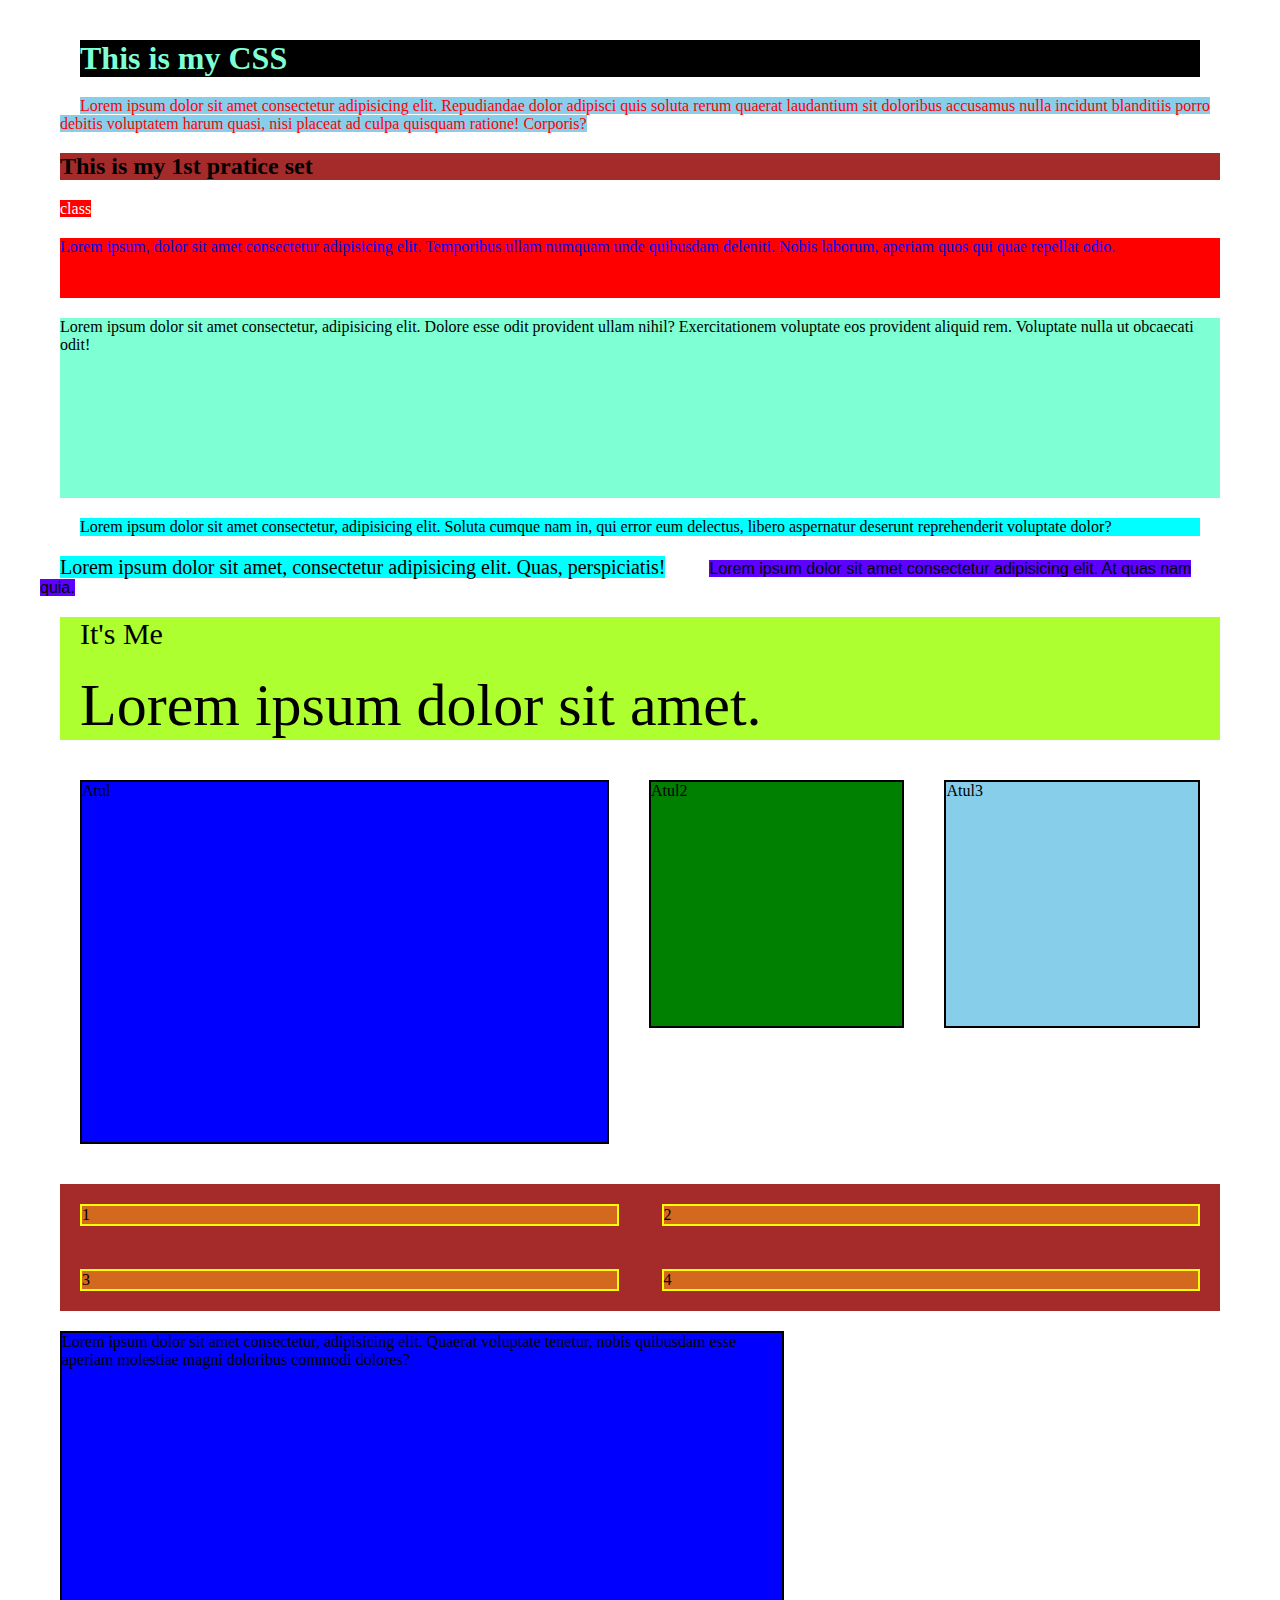
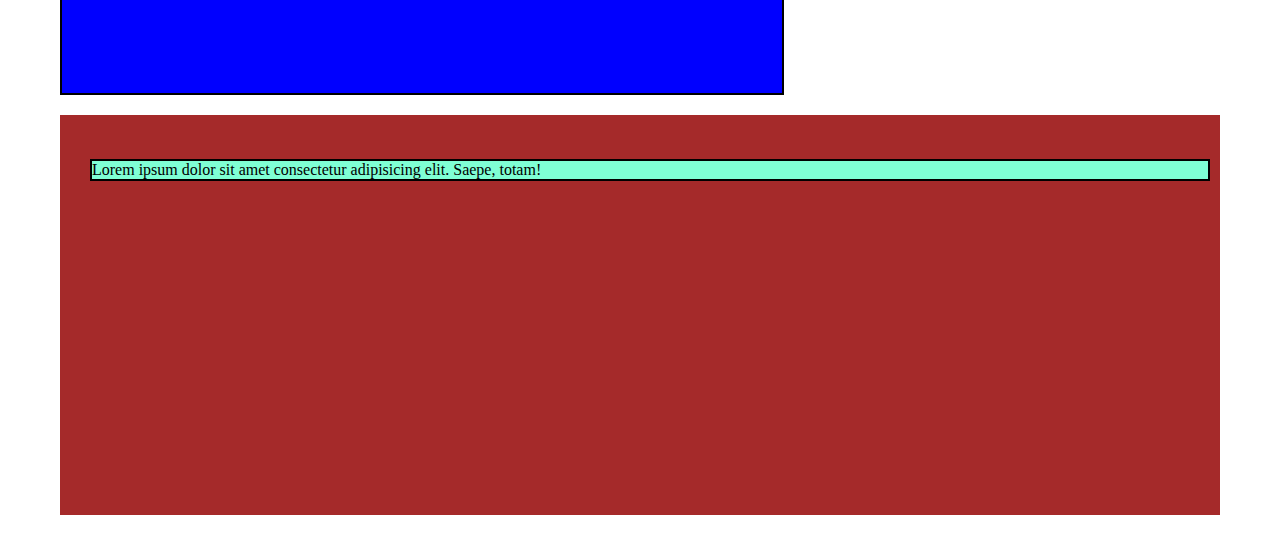
<file: CSS/index.html>
<html>

<head>

<body>

    <style>
        h1 {
            color: aquamarine;
            background-color: black;
        }

        p1 {
            background-color: skyblue;
            color: red;
        }

        * {
            margin: 0;
            padding: 0;

        }
    </style>
    <div>
        <h1>This is my CSS</h1>
        <p1>Lorem ipsum dolor sit amet consectetur adipisicing elit. Repudiandae dolor adipisci quis soluta rerum
            quaerat laudantium sit doloribus accusamus nulla incidunt blanditiis porro debitis voluptatem harum quasi,
            nisi placeat ad culpa quisquam ratione! Corporis?</p1>
    </div>
    <h2>This is my 1st pratice set</h2>
    <style>
        h2 {
            background-color: brown;
        }
    </style>
    <p2>class</p2>
    <style>
        p2 {
            background-color: red;
            color: white;
        }
    </style>
    <!-- <link rel = "stylesheet" href = "style.css"> -->
    <style>
        * {
            margin: 20px;
            padding: 0px;

        }



        .box1 {
            height: 60px;
            background-color: red;
            color: blue;
        }

        .box2 {
            height: 22%;

            background-color: aquamarine;
        }

        body {
            /* background-image: url('image.jpg.jpeg'); */
            /* background-repeat: repeat-x; */
            /* background-repeat:repeat-y; */
            /* background-repeat: no-repeat; */
            /* background-size: 34px,39px; */
            background-attachment: fixed;
            /* background-attachment: scroll; */
        }
    </style>



    <div class="box1">Lorem ipsum, dolor sit amet consectetur adipisicing elit. Temporibus ullam numquam unde quibusdam
        deleniti. Nobis laborum, aperiam quos qui quae repellat odio.</div>
    <div class="box2">
        Lorem ipsum dolor sit amet consectetur, adipisicing elit. Dolore esse odit provident ullam nihil? Exercitationem
        voluptate eos provident aliquid rem. Voluptate nulla ut obcaecati odit!
    </div>


    <header>
        <style>
            .content {
                background-color: aqua;
            }
        </style>
        <div class="content">
            Lorem ipsum dolor sit amet consectetur, adipisicing elit. Soluta cumque nam in, qui error eum delectus,
            libero aspernatur deserunt reprehenderit voluptate dolor?

        </div>
    </header>
    <style>
        .box3 {
            font-size: 20px;
            display: inline;
            height: 55px;
            width: 456px;
            background-color: aqua;
        }

        .box4 {
            font-family: 'Franklin Gothic Medium', 'Arial Narrow', Arial, sans-serif;
            display: inline;
            height: 55px;
            width: 456px;
            background-color: rgb(93, 0, 255);
        }
    </style>
    <div class="box3">Lorem ipsum dolor sit amet, consectetur adipisicing elit. Quas, perspiciatis!</div>
    <div class="box4">Lorem ipsum dolor sit amet consectetur adipisicing elit. At quas nam quia.</div>
    <style>
        .container {
            background-color: greenyellow;

            font-size: 30px;
        }

        .content1 {
            font-size: 2em;

        }
    </style>
    <div class="container">
        <p> It's Me</p>
        <div class="content1">
            Lorem ipsum dolor sit amet.
        </div>
    </div>
    <style>
        .content11 {
            display: flex;
            /* flex-direction: column-reverse; */
            flex-direction: row;
        }

        .Atul {
            /* float: right; */
            /* clear:right; */
            height: 244px;
            width: 345px;
            background-color: red;
            border: 2px solid black;
        }

        .Atul2 {
            height: 244px;
            width: 345px;
            background-color: green;
            border: 2px solid black;
        }

        .Atul3 {
            height: 244;
            width: 345px;
            background-color: skyblue;
            border: 2px solid black;
        }
    </style>
    <div class="content11">
        <div class="Atul">Atul</div>
        <div class="Atul2">Atul2</div>
        <div class="Atul3">Atul3</div>
    </div>
    <style>
        .container22 {
            display: grid;
            background-color: brown;
            /* grid-row-gap: 8px; */
            /* grid-column-gap: 8px; */
            grid-gap: 3px 3px;

            grid-template-columns: auto auto;

        }

        .item {
            background-color: chocolate;
            border: 2px solid yellow
        }
    </style>
    <div class="container22">
        <div class="Item">1</div>
        <div class="Item">2</div>
        <div class="Item">3</div>
        <div class="Item">4</div>

    </div>
    </div>
    </div>
    <style>
        .Atul{
            background-color: blue;
            width: 80vh;
            height: 40vh;
        }
        @media screen and (max-width:900px) {
            body{
                background-color: cyan;
            }
            
        }
    </style>
    <div class="Atul">
        Lorem ipsum dolor sit amet consectetur, adipisicing elit. Quaerat voluptate tenetur, nobis quibusdam esse aperiam molestiae magni doloribus commodi dolores?
    </div>
    <style>
        .container32{
            background-color: brown;
            height: 400px;

    
        }
        .box22{
            background-color: aquamarine;
            border: 2px solid black;
            transform: translate(10px,44px);
            /* transform: rotate(0.5turn); */
            /* transform-origin: 0; */
            /* transform: scale(4, 1); */
            animation:loading 2s ease-in-out 1s 5 alternate-reverse;
        }
         
        @keyframes loading {
            from{
                width: 20vw;
                height: 20vh;
            }
            to{
                width: 50vw;
                height: 50vh;
            }
            
        }
    </style>
    <div class="container32">
        <div class="box22">Lorem ipsum dolor sit amet consectetur adipisicing elit. Saepe, totam!</div>
    </div>

</body>
</head>

</html>
</file>
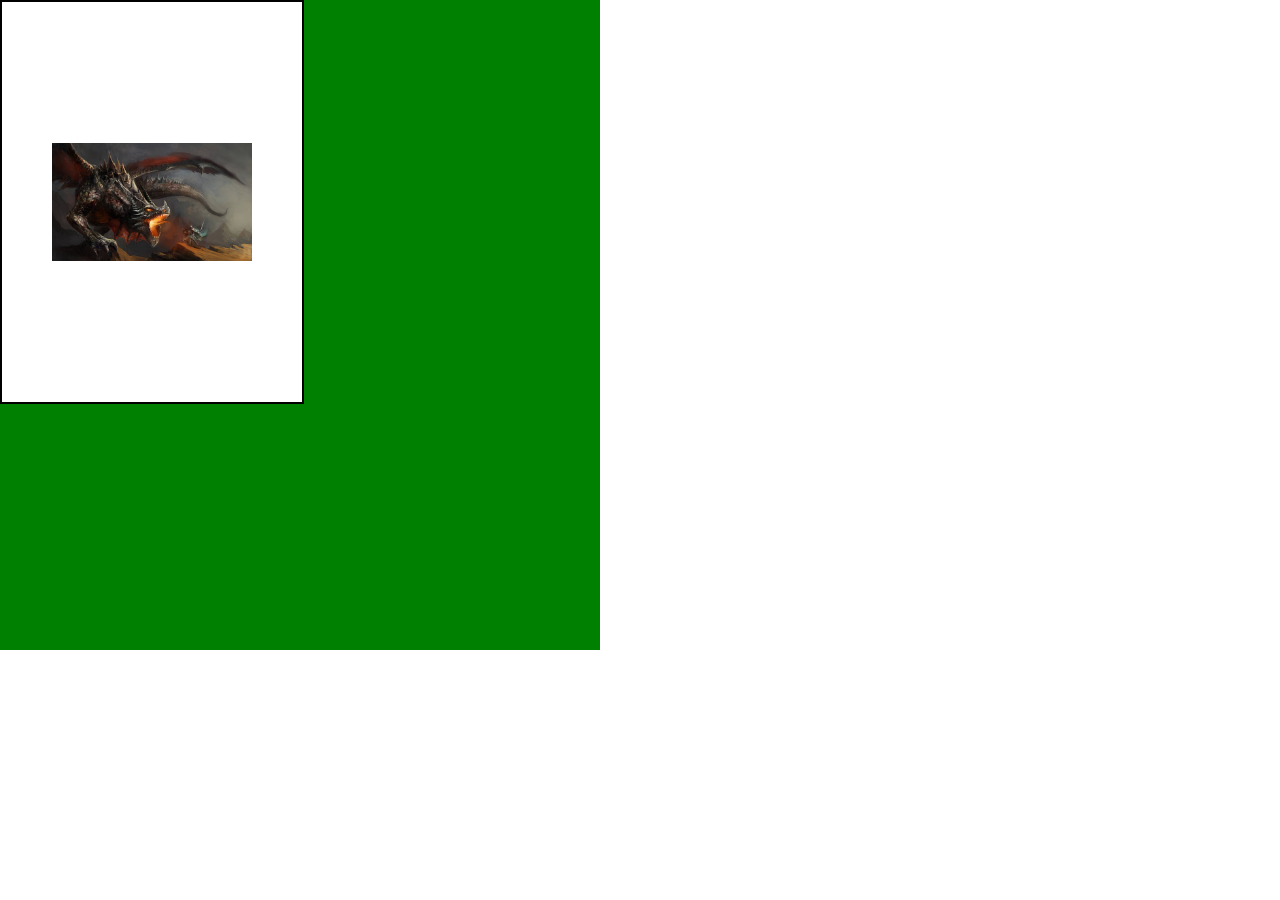
<file: CSS/animation.html>
<!DOCTYPE html>
<html lang="en">

<head>
    <meta charset="UTF-8">
    <meta http-equiv="X-UA-Compatible" content="IE=edge">
    <meta name="viewport" content="width=device-width, initial-scale=1.0">
    <title>Animation</title>
</head>

<body>
    <style>
        .progress {
            background-color: red;
            height: 3px;
        }

        * {
            margin: 0;
            padding: 0;
        }

        header {
            height: 100px;
            background-color: black;
        }

        main {
            height: 300px;
            background-color: blue;
        }



        .container {
            width: 600px;
            height: 650px;
            background-color: green;


        }


        .box {
            height: 400px;
            width: 300px;
            background-color: white;
            border: 2px solid black;
            display: flex;
            justify-content: center;
            align-items: center;

             animation-iteration-count: 3;
            animation-direction: alternate-reverse;
            animation-name: atul;
            animation-duration: 3s;
            animation-timing-function: ease-in-out;
            animation-delay: 1s;  

           

        }

        @keyframes atul {
            from{
                width: 300px;
                height: 300px;
            }

            to {
                width: 500px;
                height: 500px;
            }

        }
    </style>
    
    <div class="container">
        <div class="box">
            <img src="dragon.png" width="200px">
        </div>
    </div>
</body>

</html>
</file>
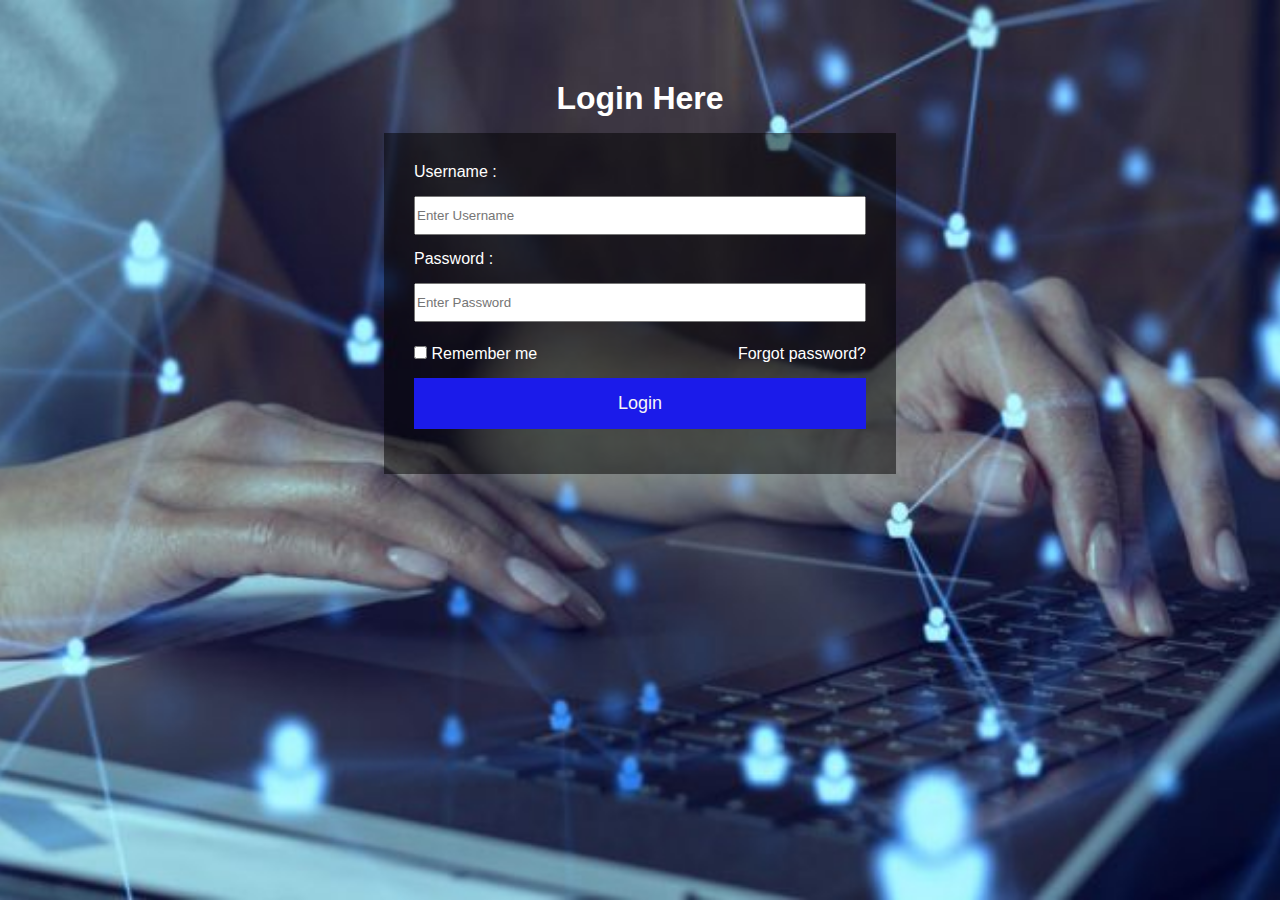
<file: digitalisation in dpt/login.html>
<html>

<head>
    <meta name="viewport" content="width=device-width, initial-scale=1">
    <title> Login Page </title>
    <style>
        * {
            margin: 0;
            padding: 0;
            box-sizing: border-box;
        }

        body {
            height: 100vh;
            font-family: poppins, Helvetica, sans-serif;
            background: url(images/img2.jpg);
            background-position: center;
            background-repeat: no-repeat;
            background-size: cover;
            background-color: lightgray;
        }

        button {
            background-color: rgb(27, 27, 234);
            width: 100%;
            color: whitesmoke;
            padding: 15px;
            margin: 15px 0px;
            border: none;
            cursor: pointer;
        }

        form {
            display: flex;
            align-items: center;
            justify-content: center;
            flex-direction: center;
        }

        input[type=text],
        input[type=password] {
            width: 100%;
            margin: 15px 0;
            padding: 10px 1px;
            display: inline-block;
        }

        button:hover {
            opacity: 0.7;
        }
        button[type='submit'] {
            font-family: Poppins, Helvetica, sans-serif;
            font-size: 18px;
        }

        .container {
            max-width: 40%;
            padding: 30px;
            margin-top: 1rem;
            background-color: white;
            background-color: rgba(0, 0, 0, 0.5);
        }

        h1 {
            color: #fff;
            text-align: center;
            padding-top: 5rem;
        }

        form {
            color: #fff;
        }

        form .lower {
            padding-top: .5rem;
            display: flex;
            justify-content: space-between;
            align-items: center;
        }
        .lower a {
            text-decoration: none;
            color: #fff;
            cursor: pointer;
        }
    </style>
</head>

<body>
    <h1> Login Here </h1>
    <form>
        <div class="container">
            <label>Username : </label>
            <input type="text" placeholder="Enter Username" name="username" required>
            <label>Password : </label>
            <input type="password" placeholder="Enter Password" name="password" required>
            <div class="lower">
                <div>
                    <input type="checkbox"> Remember me
                </div>
                <p><a href="#">Forgot password? </a></p>
            </div>
            <button type="submit">Login</button>
        </div>
    </form>
</body>

</html>
</file>
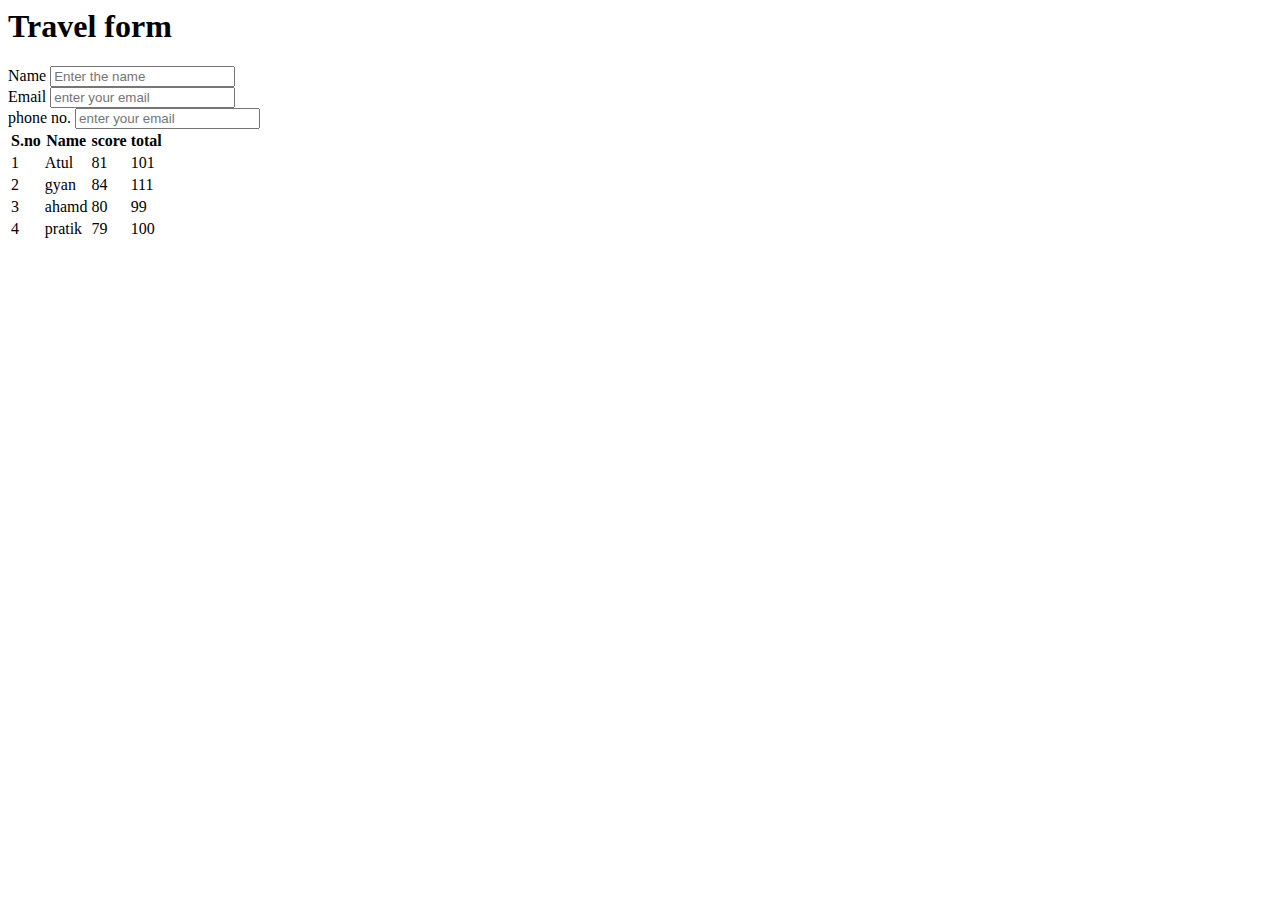
<file: HTML/basic.html>
<html>

<head>

<body>
    <div>
        <h1>Travel form</h1>
            <label for="name">Name</label>
            <input type = " text" placeholder="Enter the name"></br>
            <label for = "Email">Email</label>
            <input type = "text" placeholder="enter your email"><br>
            <label for = "phone no.">phone no.</label>
            <input type = "text" placeholder = "enter your email">
    </div>
    <table>
        <tr>
            <th>S.no</th>
            <th>Name</th>
            <th>score</th>
            <th>total</th>
        </tr>
        <tr>
            <td>1</td>
            <td>Atul</td>
            <td>81</td>
            <td>101</td>
            <tr>
            <td>2</td>
            <td>gyan</td>
            <td>84</td>
            <td>111</td>
            </tr>
            <tr>
            <td>3</td>
            <td>ahamd</td>
            <td>80</td>
            <td>99</td>
            </tr>
            <tr>
            <td>4</td>
            <td>pratik</td>
            <td>79</td>
            <td>100</td>
        </tr>

    </table>

</body>

</head>

</html>
</file>
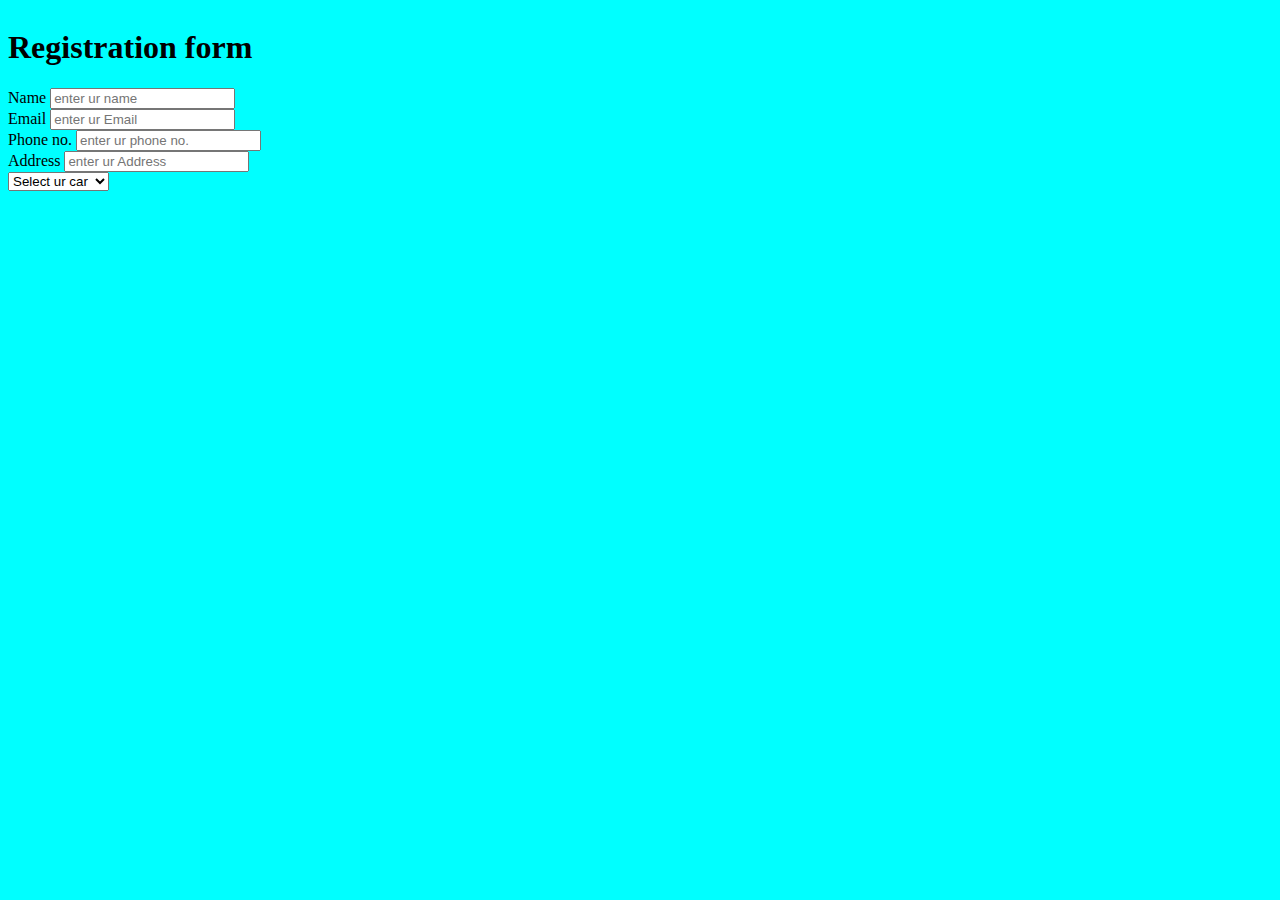
<file: HTML/registration.html>
<!DOCTYPE html>
<html>

<head>

<body>
    <link rel="stylesheet" href="style.css">
    <h1>Registration form</h1>
    <label for="name">Name</label>
    <input type="text" placeholder="enter ur name"><br>
    <label for="Email">Email</label>
    <input type="text" placeholder="enter ur Email"><br>
    <label for="Phone no.">Phone no.</label>
    <input type="text" placeholder="enter ur phone no."><br>
    <label for="address">Address</label>
    <input type="text" placeholder="enter ur Address"><br>
    <select>
        <option for="car">Select ur car</option>
        <option for="Audi">Audi</option>
        <option for="BMW">BMW</option>
        <option for="Range Rover">Range Rover</option>

    </select>
</body>
</head>

</html>
</file>
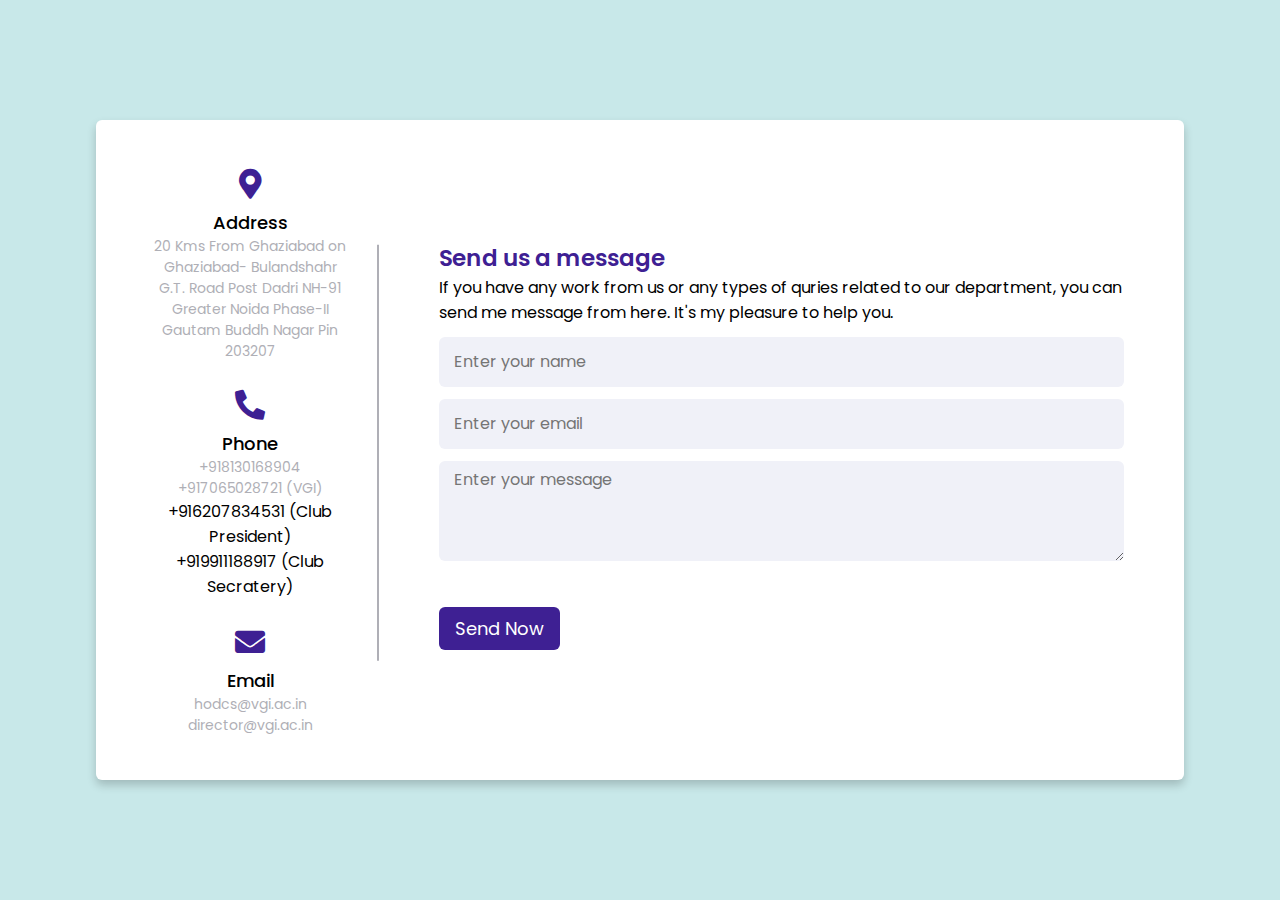
<file: digitalisation in dpt/contact us/contact.html>
<!DOCTYPE html>
<html lang="en" dir="ltr">

<head>
    <meta charset="UTF-8">
    <!-- <title>  Contact Us Form </title>-->
    <link rel="stylesheet" href="style.css">
    <!-- Fontawesome CDN Link -->
    <link rel="stylesheet" href="https://cdnjs.cloudflare.com/ajax/libs/font-awesome/5.15.2/css/all.min.css" />
    <meta name="viewport" content="width=device-width, initial-scale=1.0">
    <title>Contact Us</title>
</head>

<body>
    <div class="container">
        <div class="content">
            <div class="left-side">
                <div class="address details">
                    <i class="fas fa-map-marker-alt"></i>
                    <div class="topic">Address</div>
                    <div class="text-one">20 Kms From Ghaziabad on Ghaziabad- Bulandshahr G.T. Road Post Dadri NH-91
                        Greater Noida Phase-II Gautam Buddh Nagar Pin 203207</div>

                </div>
                <div class="phone details">
                    <i class="fas fa-phone-alt"></i>
                    <div class="topic">Phone</div>
                    <div class="text-one">+918130168904</div>
                    <div class="text-two">+917065028721 (VGI)</div>
                    <div class="text-three">+916207834531 (Club President)</div>
                    <div class="text-four">+919911188917 (Club Secratery)</div>
                </div>
                <div class="email details">
                    <i class="fas fa-envelope"></i>
                    <div class="topic">Email</div>
                    <div class="text-one">hodcs@vgi.ac.in</div>
                    <div class="text-two">director@vgi.ac.in</div>
                </div>
            </div>
            <div class="right-side">
                <div class="topic-text">Send us a message</div>
                <p>If you have any work from us or any types of quries related to our department, you can send me
                    message from here. It's my pleasure to help you.</p>
                <form action="#">
                    <div class="input-box">
                        <input type="text" placeholder="Enter your name">
                    </div>
                    <div class="input-box">
                        <input type="text" placeholder="Enter your email">
                    </div>
                        
                        <div class="input-box">
                            <textarea class="form-control" placeholder="Enter your message"></textarea>
                        </div>
                        <div class="input-box message-box">

                        </div>
                        <div class="button">
                            <input type="button" value="Send Now">
                        </div>
                </form>
            </div>
        </div>
    </div>
    <script>
        var navLinks = document.getElementById("navLinks");
        function showMenu(){
        navLinks.style.right = "0";
        }
        function hideMenu(){
        navLinks.style.right = "-200px";
        }
    
    </script>
</body>

</html>
</file>
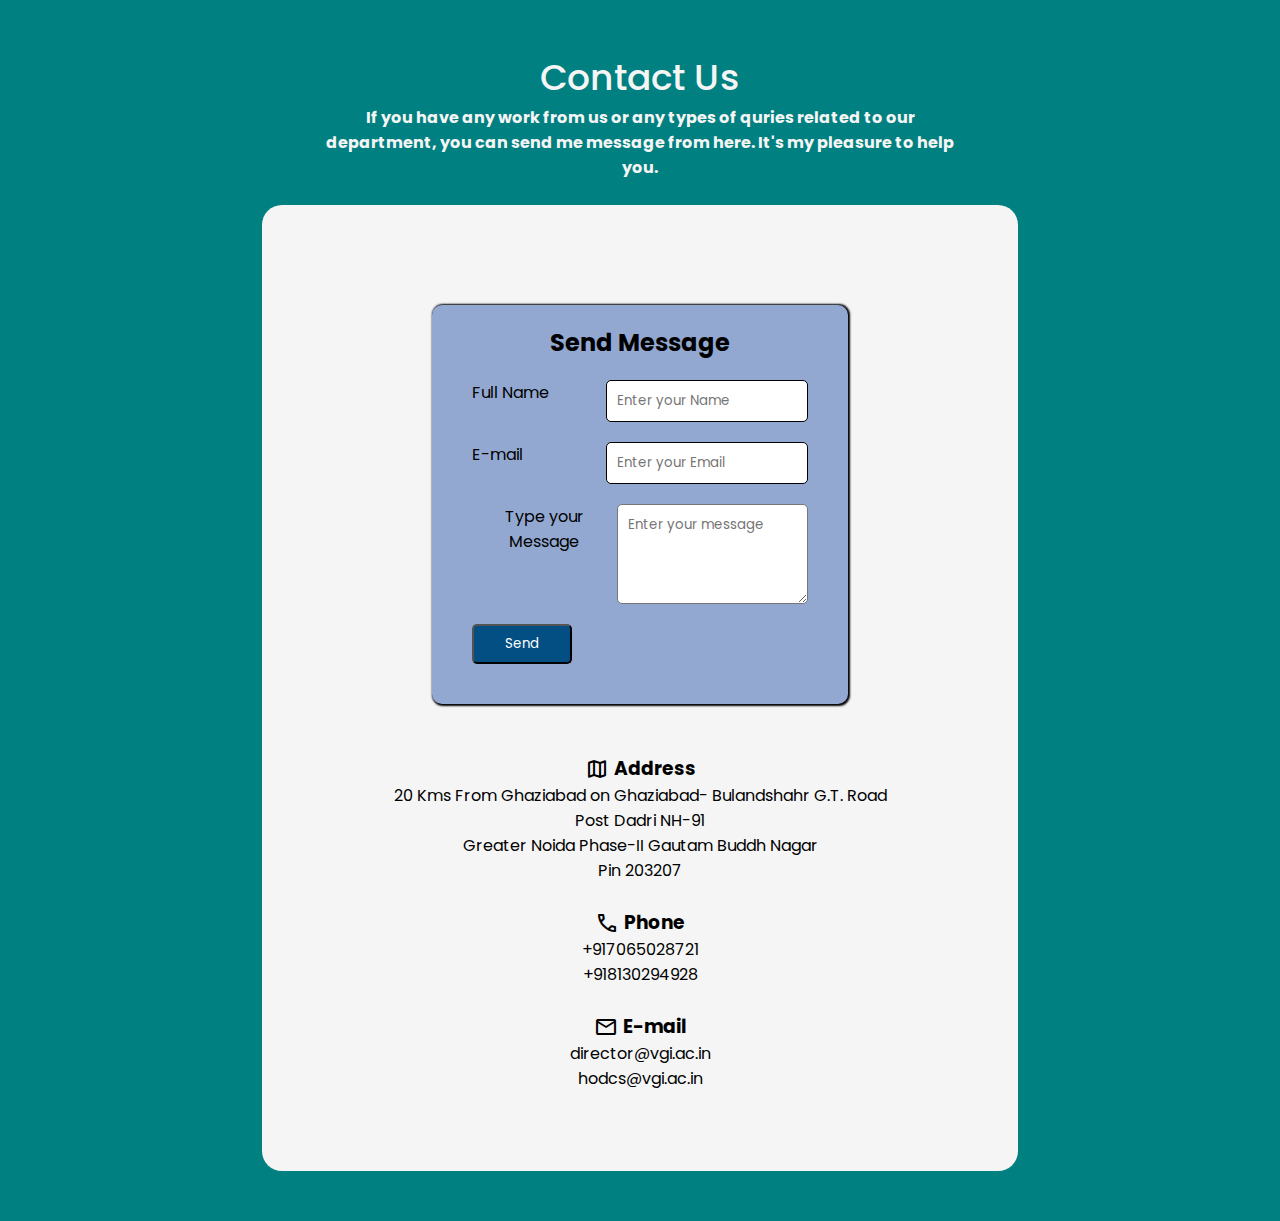
<file: digitalisation in dpt/contact/contact.html>
<!DOCTYPE html>
<html>

<head>
    <meta name="viewport" content="width=device-width, initial-scale=1.0">
    <title>Contact Us</title>
    <!-- <link rel="stylesheet" href="https://cdn.jsdelivr.net/npm/@fortawesome/fontawesome-free@6.2.0/css/fontawesome.min.css" integrity="sha384-z4tVnCr80ZcL0iufVdGQSUzNvJsKjEtqYZjiQrrYKlpGow+btDHDfQWkFjoaz/Zr" crossorigin="anonymous"> -->
    <link rel="stylesheet"
        href="https://fonts.googleapis.com/css2?family=Material+Symbols+Outlined:opsz,wght,FILL,GRAD@20..48,100..700,0..1,-50..200" />
    <link rel="stylesheet" href="../contact/style.css">
</head>

<body>
    <section class="contact">

        <div class="content">
            <h2>Contact Us</h2>
            <p>If you have any work from us or any types of quries related to our department, you can send me
                message from here. It's my pleasure to help you.
            </p>
        </div>



        <div class="container">
            <div class="ContactForm">
                <form>
                    <h2>Send Message</h2>
                    <div class="inputBox">
                        <span>Full Name</span>
                        <input type="text" placeholder="Enter your Name" name="" required>

                    </div>
                    <div class="inputBox">
                        <span>E-mail</span>
                        <input type="text" placeholder="Enter your Email" name="" required>

                    </div>
                    <div class="inputBox">
                        <span>Type your Message</span>

                        <textarea required="required" placeholder="Enter your message"></textarea>

                    </div>
                    <div class="inputBox">
                        <input type="submit" name="" value="Send">
                    </div>
                </form>
            </div>
            <div class="Contact Info">
                <br><br>
                <div class="box">
                    <div class="icon"><span class="material-symbols-outlined">
                            map
                        </span>
                        <h3>Address</h3>
                    </div>
                    <div class="text">
                        <p>20 Kms From Ghaziabad on Ghaziabad- Bulandshahr G.T. Road<br> Post Dadri NH-91<br>
                            Greater Noida Phase-II Gautam Buddh Nagar<br> Pin 203207</p><br>
                        <div class="box">
                            <div class="icon"><span class="material-symbols-outlined">
                                    call
                                </span>
                                <h3>Phone</h3>
                            </div>
                            <div class="text">
                                <p>+917065028721</p>
                                <p>+918130294928</p>
                            </div>
                            <br>
                            <div class="box">
                                <div class="icon"><span class="material-symbols-outlined">
                                        email
                                    </span>
                                    <h3>E-mail</h3>
                                </div>
                                <div class="text">
                                    <p>director@vgi.ac.in</p>
                                    <p>hodcs@vgi.ac.in</p>
                                </div>
                            </div>
                        </div>
                    </div>
    </section>
</body>

</html>
</file>
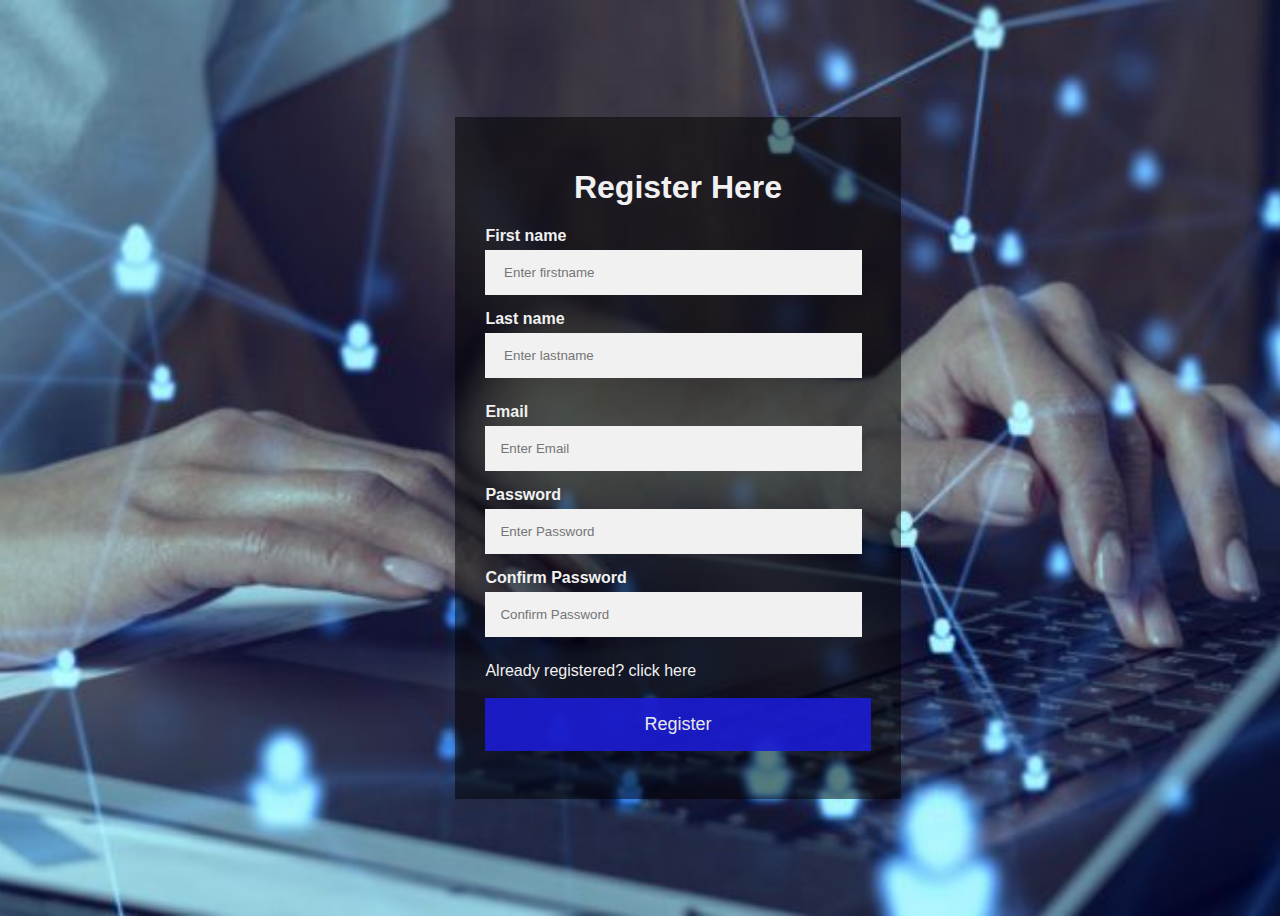
<file: digitalisation in dpt/registration/RegistrationForm.html>
<!DOCTYPE html>
<html lang="en">

<head>
  <meta charset="UTF-8">
  <meta http-equiv="X-UA-Compatible" content="IE=edge">
  <meta name="viewport" content="width=device-width, initial-scale=1.0">
  <link rel="stylesheet" href="./styles.css">
  <title>Registration Form</title>
</head>

<body>
  <form method="post" action="index.php">
    <div class="container">
      <h1>Register Here</h1>
      <label> First name </label>
      <input type="text" name="firstname" placeholder=" Enter firstname" required />
      <label> Last name </label>
      <input type="text" name="lastname" placeholder=" Enter lastname" required />
      <div>

        <label for="email">Email</label>
        <input type="text" placeholder="Enter Email" name="email" required>

        <label for="psw">Password</label>
        <input type="password" placeholder="Enter Password" name="psw" required>

        <label for="psw-repeat">Confirm Password</label>
        <input type="password" placeholder="Confirm Password" name="psw-repeat" required>
        <div>
          <a href="/login.html">Already registered? click here</a>
        </div>
        <button type="submit" class="registerbtn">Register</button>
      </div>
    </div>
  </form>
</body>

</html>
</file>
<file: CSS/style.css>
.red{

}

.green{
    
    background-color: rgb(67, 55, 127);
}
</file>
<file: HTML/style.css>
body{
    align-content: center;
    align-items: center;
    background-color: aqua;
}
.Name{
    background-color: red;
}
</file>
<file: digitalisation in dpt/contact us/style.css>
/* Google Font CDN Link */
@import url('https://fonts.googleapis.com/css2?family=Poppins:wght@200;300;400;500;600;700&display=swap');
*{
  margin: 0;
  padding: 0;
  box-sizing: border-box;
  font-family: "Poppins" , sans-serif;
}
body{
  min-height: 100vh;
  width: 100%;
  background: #c8e8e9;
  display: flex;
  align-items: center;
  justify-content: center;
}
.container{
  width: 85%;
  background: #fff;
  border-radius: 6px;
  padding: 20px 60px 30px 40px;
  box-shadow: 0 5px 10px rgba(0, 0, 0, 0.2);
}
.container .content{
  display: flex;
  align-items: center;
  justify-content: space-between;
}
.container .content .left-side{
  width: 25%;
  height: 100%;
  display: flex;
  flex-direction: column;
  align-items: center;
  justify-content: center;
  margin-top: 15px;
  position: relative;
}
.content .left-side::before{
  content: '';
  position: absolute;
  height: 70%;
  width: 2px;
  right: -15px;
  top: 50%;
  transform: translateY(-50%);
  background: #afafb6;
}
.content .left-side .details{
  margin: 14px;
  text-align: center;
}
.content .left-side .details i{
  font-size: 30px;
  color: #3e2093;
  margin-bottom: 10px;
}
.content .left-side .details .topic{
  font-size: 18px;
  font-weight: 500;
}
.content .left-side .details .text-one,
.content .left-side .details .text-two{
  font-size: 14px;
  color: #afafb6;
}
.container .content .right-side{
  width: 75%;
  margin-left: 75px;
}
.content .right-side .topic-text{
  font-size: 23px;
  font-weight: 600;
  color: #3e2093;
}
.right-side .input-box{
  height: 50px;
  width: 100%;
  margin: 12px 0;
}

.right-side .input-box input,
.right-side .input-box textarea{
  height: 100%;
  width: 100%;
  border: none;
  outline: none;
  font-size: 16px;
  background: #F0F1F8;
  border-radius: 6px;
  padding: 0 15px;
  /* resize: none; */
}
.right-side .input-box .form-control {
    height: 100px;
}
.right-side .message-box{
  min-height: 60px;
}
.right-side .input-box textarea{
  padding-top: 6px;
}
.right-side .button{
  display: inline-block;
  margin-top: 12px;
}
.right-side .button input[type="button"]{
  color: #fff;
  font-size: 18px;
  outline: none;
  border: none;
  padding: 8px 16px;
  border-radius: 6px;
  background: #3e2093;
  cursor: pointer;
  transition: all 0.3s ease;
}
.button input[type="button"]:hover{
  background: #5029bc;
}

@media (max-width: 950px) {
  .container{
    width: 90%;
    padding: 30px 40px 40px 35px ;
  }
  .container .content .right-side{
   width: 75%;
   margin-left: 55px;
}
}
@media (max-width: 820px) {
  .container{
    margin: 40px 0;
    height: 100%;
  }
  .container .content{
    flex-direction: column-reverse;
  }
 .container .content .left-side{
   width: 100%;
   flex-direction: row;
   margin-top: 40px;
   justify-content: center;
   flex-wrap: wrap;
 }
 .container .content .left-side::before{
   display: none;
 }
 .container .content .right-side{
   width: 100%;
   margin-left: 0;
 }
}
</file>
<file: digitalisation in dpt/contact/style.css>
@import url('https://fonts.googleapis.com/css2?family=Poppins:wght@200;300;400;500;600;700&display=swap');

* {
    margin: 0;
    padding: 0;
    box-sizing: border-box;
    font-family: 'poppins', sans-serif;
}

.contact {
    position: relative;
    min-height: 100vh;
    width: 100vw;
    padding: 50px 100px;
    display: flex;
    justify-content: center;
    align-items: center;
    flex-direction: column;
    background: url(/images/img4.jpg);
    background-image: linear-gradient(teal);
    background-color: rgb(6, 164, 164);
    background-size: cover;
    text-align: center;
}

.content{
    display: flex;
    justify-content: center;
    align-items: center;
    flex-direction: column;
    height: 90%;
    
}
.contact .content h2 {
    
    
    font-size: 36px;
    font-weight: 500;
    color: whitesmoke;
}

.contact .content P {
    height: 100px;
    width: 60%;
    font-weight: 300; 
    color: whitesmoke;
    font-weight: bold;
}

.container {
    width: 70%;
    padding-top: 100px;
    padding-bottom: 80px;
    display: flex;
    justify-content: center;
    align-items: center;
    flex-direction: column;
    background-color: whitesmoke;
    border-radius: 20px;
    
}
.ContactForm{
   padding: 20px;
    width: 55%;
    box-shadow: 1px 0.5px 2px 1px;

    border-radius: 10px;
    background-color: #92a8d1;

}
.inputBox{
    display: flex;
    justify-content: space-between;
    margin: 20px;
}
.inputBox input[type='text']{
    border: 1px solid black;
    padding: 10px;
    width: 60%;
    text-underline-offset: none;
    border-radius: 5px;
    cursor: pointer;
}
.inputBox textarea{
    padding: 10px;
    width: 60%;
   height: 100px;
   border-radius: 5px;
}
.inputBox input[type='submit']{
      
      height: 40px;
      width: 100px;
      background-color: #034f84;
      color: white;
      border-radius: 5px;
}

.icon {
    display: flex;
    justify-content: center;
    align-items: center;
    gap: 5px;
}
</file>
<file: digitalisation in dpt/registration/styles.css>
body {
    background-image: none;
    display: flex;
    justify-content: center;
    align-items: center;
    height: 100vh;
    width: 100vw;
    font-family: Poppins, Helvetica, sans-serif;
    background: url(../images/img2.jpg);
    background-position: center;
    background-repeat: no-repeat;
    background-size: cover;
}
.container {
    position: relative;
    left: 30%;
    display: flex;
    flex-direction: column;
    height: 85%;
    width: 40%;
    padding: 30px;
    background-color: rgba(0, 0, 0, .5);
}
.container h1 {
    color: #f1f1f1;
    text-align: center;
}
input[type=text],
input[type=password],
textarea {
    width: 90%;
    padding: 15px;
    margin: 5px 0 15px 0;

    border: none;
    background: #f1f1f1;
}
form label {
    color:#f1f1f1;
    font-weight: bold;
}

input[type=text]:focus,
input[type=password]:focus {
    background-color: lightyellow;
    outline: none;
}

div {
    padding: 10px 0;
}

hr {
    border: 1px solid #f1f1f1;
    margin-bottom: 25px;
}

.registerbtn {
    background-color: rgb(28, 28, 212);
    color: white;
    padding: 16px 20px;
    margin: 8px 0;
    border: none;
    cursor: pointer;
    width: 100%;
    opacity: 0.9;
}
.registerbtn {
    font-family: Poppins, Helvetica, sans-serif;
    font-size: 18px;
}
.registerbtn:hover {
    opacity: 1;
}
div a {
    color: #f1f1f1;
    text-decoration: none;
}
</file>
